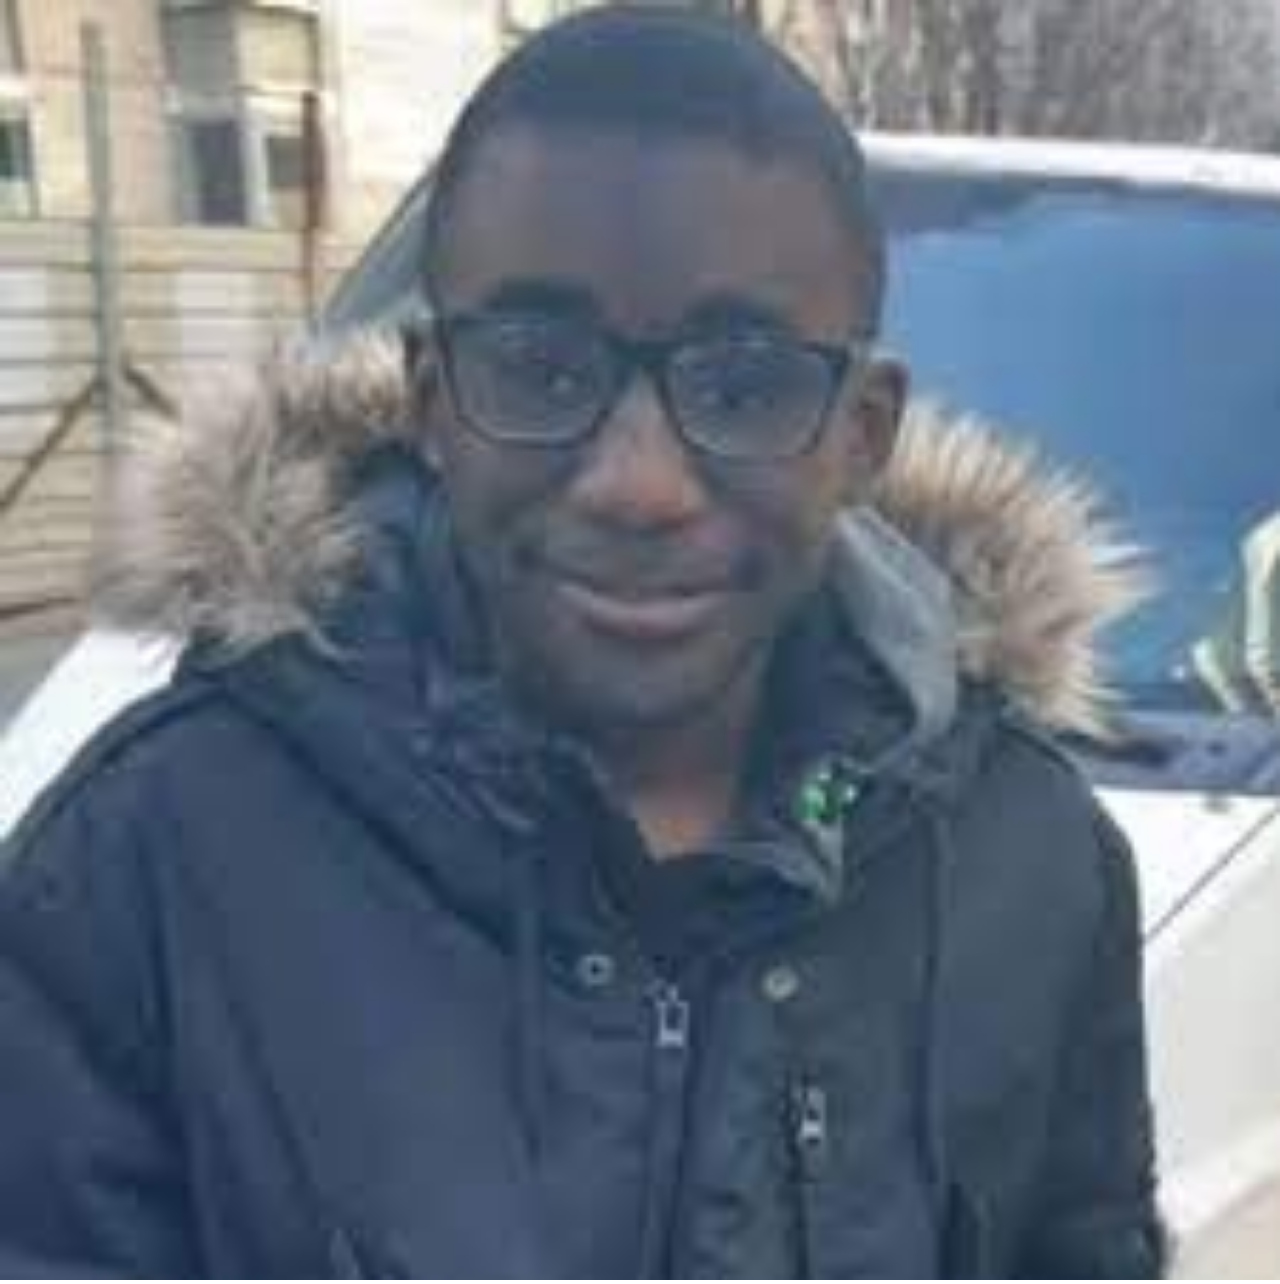
<file: index.html>
<!DOCTYPE html>
<html lang="fr">
<head>
    <meta charset="UTF-8">
    <meta name="viewport" content="width=device-width, initial-scale=1.0">
    <title>Site avec une seule image</title>
    <link rel="stylesheet" href="styles.css">
</head>
<body>
<img src="feur.jpeg" alt="apagnan originel">
</body>
</html>
</file>
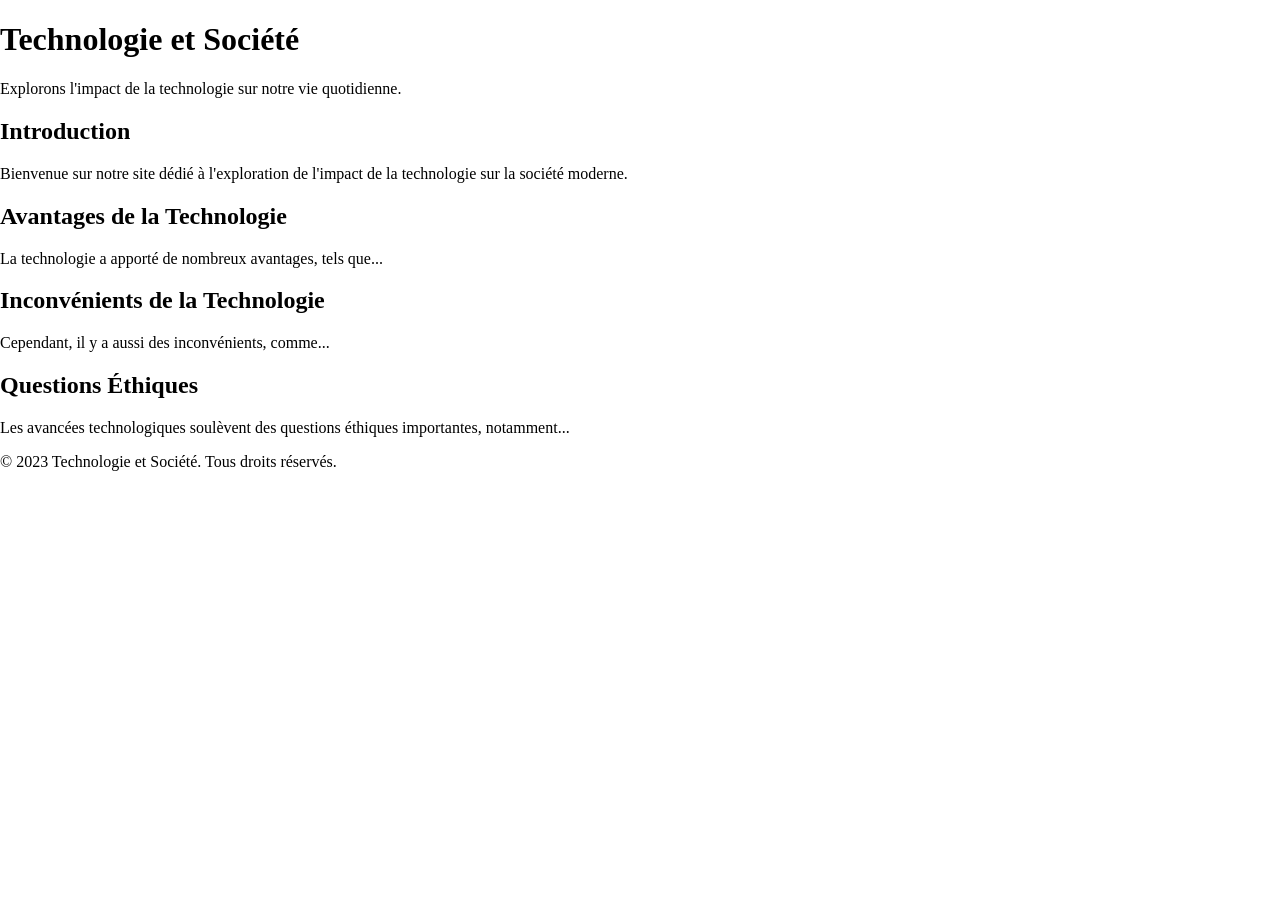
<file: feur.html>
<!DOCTYPE html>
<html lang="fr">
<head>
    <meta charset="UTF-8">
    <meta name="viewport" content="width=device-width, initial-scale=1.0">
    <link rel="stylesheet" href="styles.css">
    <title>Technologie et Société</title>
</head>
<body>
<header>
    <h1>Technologie et Société</h1>
    <p>Explorons l'impact de la technologie sur notre vie quotidienne.</p>
</header>

<section class="intro">
    <h2>Introduction</h2>
    <p>Bienvenue sur notre site dédié à l'exploration de l'impact de la technologie sur la société moderne.</p>
</section>

<section class="advantages">
    <h2>Avantages de la Technologie</h2>
    <p>La technologie a apporté de nombreux avantages, tels que...</p>
    <!-- Ajoutez plus de contenu ici -->
</section>

<section class="disadvantages">
    <h2>Inconvénients de la Technologie</h2>
    <p>Cependant, il y a aussi des inconvénients, comme...</p>
    <!-- Ajoutez plus de contenu ici -->
</section>

<section class="ethics">
    <h2>Questions Éthiques</h2>
    <p>Les avancées technologiques soulèvent des questions éthiques importantes, notamment...</p>
    <!-- Ajoutez plus de contenu ici -->
</section>

<footer>
    <p>&copy; 2023 Technologie et Société. Tous droits réservés.</p>
</footer>
</body>
</html>
</file>
<file: styles.css>
body {
    margin: 0;
    overflow: hidden;
}

img {
    width: 100%;
    height: 100%;
    object-fit: cover;
}
</file>
